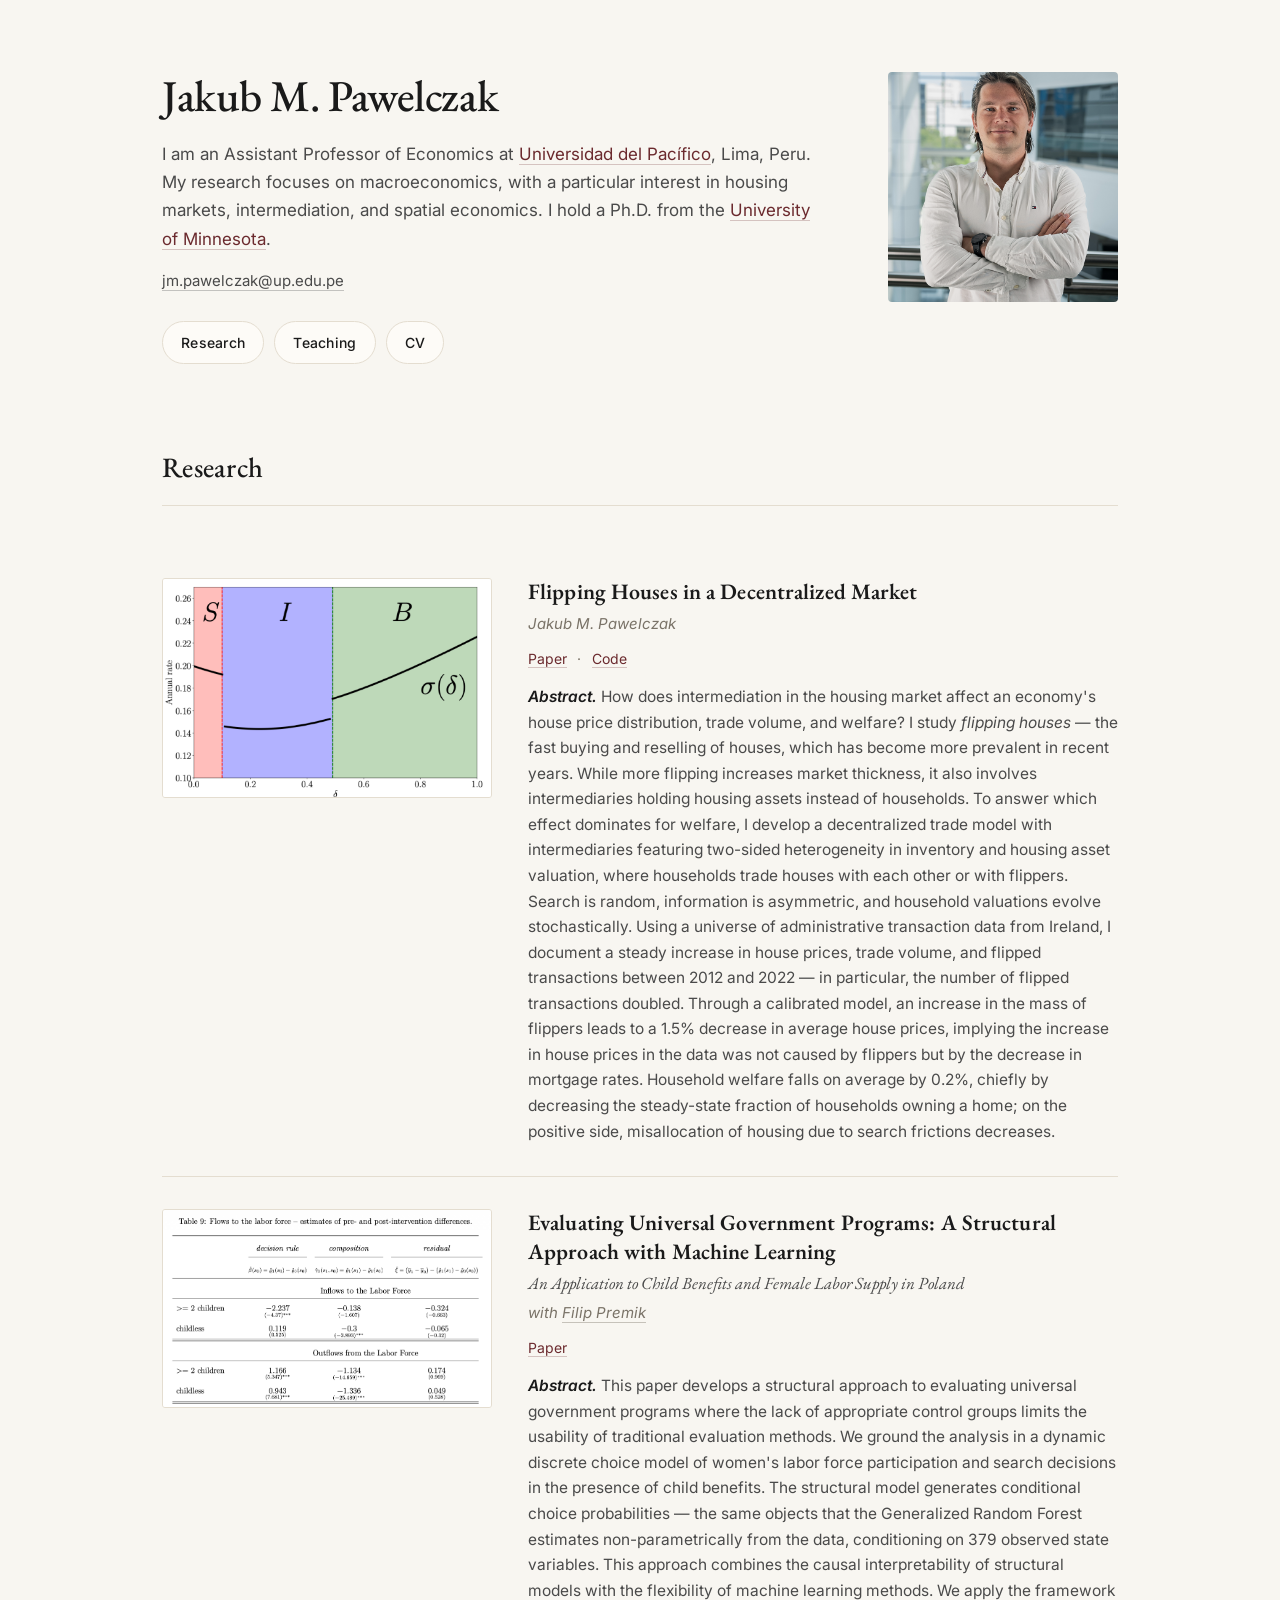
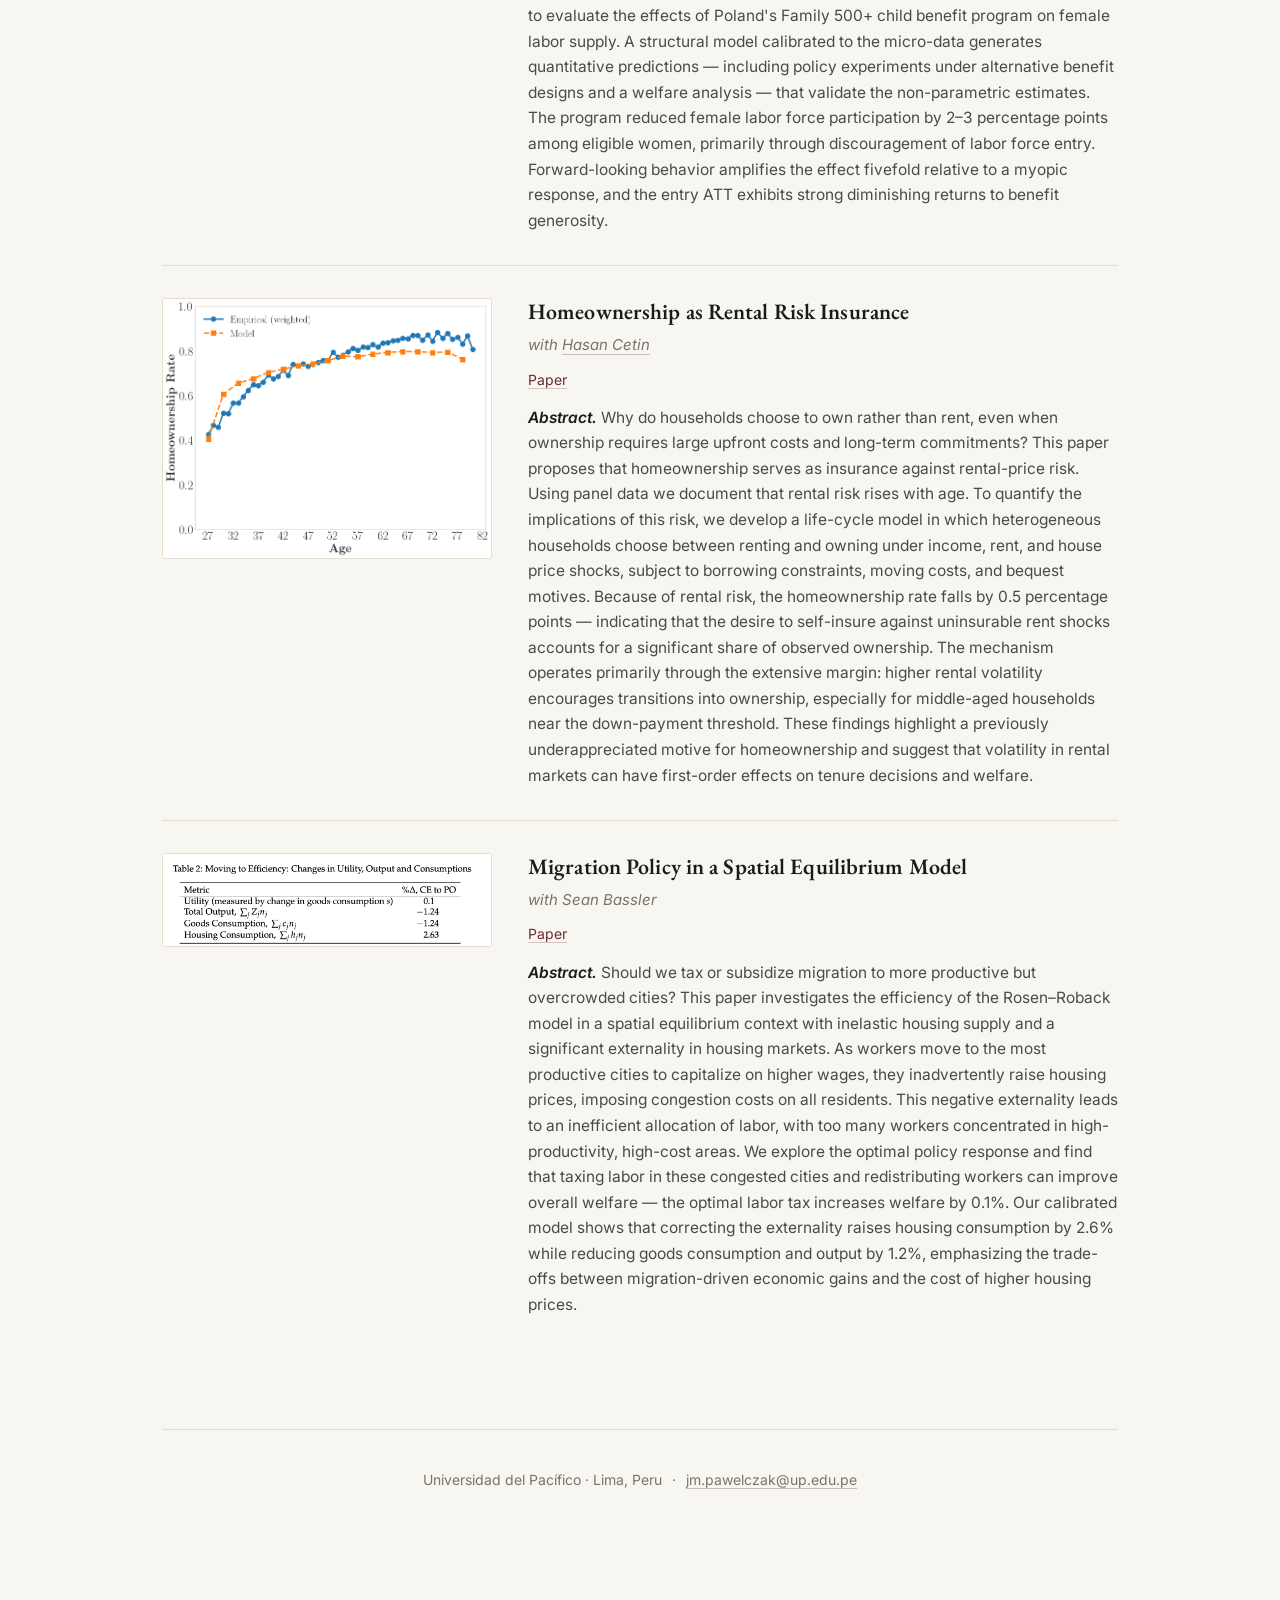
<file: index.html>
<!DOCTYPE html>
<html lang="en">
<head>
    <meta charset="UTF-8">
    <meta http-equiv="X-UA-Compatible" content="IE=edge">
    <meta name="viewport" content="width=device-width, initial-scale=1.0">
    <title>Jakub M. Pawelczak</title>

    <meta name="description" content="Jakub M. Pawelczak — Assistant Professor of Economics at Universidad del Pacífico. Research in macroeconomics, housing, intermediation, and spatial economics.">
    <meta property="og:title" content="Jakub M. Pawelczak">
    <meta property="og:description" content="Assistant Professor of Economics at Universidad del Pacífico. Research in macroeconomics, housing, intermediation, and spatial economics.">
    <meta property="og:image" content="assets/figures/me.JPG">
    <meta property="og:url" content="https://www.jakubpawelczak.com">
    <meta property="og:type" content="website">
    <meta name="twitter:card" content="summary_large_image">

    <link rel="preconnect" href="https://fonts.googleapis.com">
    <link rel="preconnect" href="https://fonts.gstatic.com" crossorigin>
    <link href="https://fonts.googleapis.com/css2?family=EB+Garamond:ital,wght@0,400;0,500;0,600;1,400&family=Inter:wght@400;500;600;700&display=swap" rel="stylesheet">

    <link rel="stylesheet" href="assets/css/style.css">
</head>
<body>

<main class="page">

    <!-- ======= HEADER: bio + photo + nav buttons ======= -->
    <header class="hero">
        <div class="hero-text">
            <h1 class="name">Jakub M. Pawelczak</h1>
            <p class="bio">
                I am an Assistant Professor of Economics at
                <a href="https://www.up.edu.pe/" target="_blank" rel="noopener">Universidad del Pacífico</a>,
                Lima, Peru.
                My research focuses on macroeconomics, with a particular interest in housing markets,
                intermediation, and spatial economics. I hold a Ph.D. from the
                <a href="https://cla.umn.edu/economics" target="_blank" rel="noopener">University of Minnesota</a>.
            </p>
            <p class="contact">
                <a href="mailto:jm.pawelczak@up.edu.pe">jm.pawelczak@up.edu.pe</a>
            </p>

            <nav class="nav">
                <a href="#research" class="nav-btn">Research</a>
                <a href="teaching/" class="nav-btn">Teaching</a>
                <a href="cv/04-2026.pdf" target="_blank" rel="noopener" class="nav-btn">CV</a>
            </nav>
        </div>

        <div class="hero-photo">
            <img src="assets/figures/me.JPG" alt="Portrait of Jakub M. Pawelczak">
        </div>
    </header>


    <!-- ======= RESEARCH ======= -->
    <section id="research" class="research">
        <h2 class="section-heading">Research</h2>

        <!-- Paper 1 -->
        <article class="paper">
            <div class="paper-thumb">
                <a href="papers/Flippers.pdf" target="_blank" rel="noopener">
                    <img src="assets/figures/papers/flippers.png" alt="Flipped transactions in Ireland, 2012–2021">
                </a>
            </div>
            <div class="paper-body">
                <h3 class="paper-title">
                    <a href="papers/Flippers.pdf" target="_blank" rel="noopener">
                        Flipping Houses in a Decentralized Market
                    </a>
                </h3>
                <p class="paper-authors">Jakub M. Pawelczak</p>
                <p class="paper-links">
                    <a href="papers/Flippers.pdf" target="_blank" rel="noopener">Paper</a>
                    <span class="sep">·</span>
                    <a href="https://github.com/qbapawelczak/FLIPPERS" target="_blank" rel="noopener">Code</a>
                </p>
                <p class="paper-abstract">
                    <span class="abs-label">Abstract.</span>
                    How does intermediation in the housing market affect an economy's house price distribution,
                    trade volume, and welfare? I study <em>flipping houses</em> — the fast buying and reselling of
                    houses, which has become more prevalent in recent years. While more flipping increases market
                    thickness, it also involves intermediaries holding housing assets instead of households. To
                    answer which effect dominates for welfare, I develop a decentralized trade model with
                    intermediaries featuring two-sided heterogeneity in inventory and housing asset valuation,
                    where households trade houses with each other or with flippers. Search is random, information
                    is asymmetric, and household valuations evolve stochastically. Using a universe of
                    administrative transaction data from Ireland, I document a steady increase in house prices,
                    trade volume, and flipped transactions between 2012 and 2022 — in particular, the number of
                    flipped transactions doubled. Through a calibrated model, an increase in the mass of flippers
                    leads to a 1.5% decrease in average house prices, implying the increase in house prices in the
                    data was not caused by flippers but by the decrease in mortgage rates. Household welfare falls
                    on average by 0.2%, chiefly by decreasing the steady-state fraction of households owning a
                    home; on the positive side, misallocation of housing due to search frictions decreases.
                </p>
            </div>
        </article>

        <!-- Paper 2 -->
        <article class="paper">
            <div class="paper-thumb">
                <a href="papers/Family500.pdf" target="_blank" rel="noopener">
                    <img src="assets/figures/papers/family500.png" alt="Figure for Evaluating Universal Government Programs">
                </a>
            </div>
            <div class="paper-body">
                <h3 class="paper-title">
                    <a href="papers/Family500.pdf" target="_blank" rel="noopener">
                        Evaluating Universal Government Programs: A Structural Approach with Machine Learning
                    </a>
                </h3>
                <p class="paper-subtitle">An Application to Child Benefits and Female Labor Supply in Poland</p>
                <p class="paper-authors">with <a href="https://www.filippremik.com/" target="_blank" rel="noopener">Filip Premik</a></p>
                <p class="paper-links">
                    <a href="papers/Family500.pdf" target="_blank" rel="noopener">Paper</a>
                </p>
                <p class="paper-abstract">
                    <span class="abs-label">Abstract.</span>
                    This paper develops a structural approach to evaluating universal government programs where
                    the lack of appropriate control groups limits the usability of traditional evaluation methods.
                    We ground the analysis in a dynamic discrete choice model of women's labor force participation
                    and search decisions in the presence of child benefits. The structural model generates
                    conditional choice probabilities — the same objects that the Generalized Random Forest
                    estimates non-parametrically from the data, conditioning on 379 observed state variables.
                    This approach combines the causal interpretability of structural models with the flexibility
                    of machine learning methods. We apply the framework to evaluate the effects of Poland's Family
                    500+ child benefit program on female labor supply. A structural model calibrated to the
                    micro-data generates quantitative predictions — including policy experiments under alternative
                    benefit designs and a welfare analysis — that validate the non-parametric estimates. The
                    program reduced female labor force participation by 2–3 percentage points among eligible
                    women, primarily through discouragement of labor force entry. Forward-looking behavior
                    amplifies the effect fivefold relative to a myopic response, and the entry ATT exhibits
                    strong diminishing returns to benefit generosity.
                </p>
            </div>
        </article>

        <!-- Paper 3 -->
        <article class="paper">
            <div class="paper-thumb">
                <a href="papers/Homeownership.pdf" target="_blank" rel="noopener">
                    <img src="assets/figures/papers/homeownership.png" alt="Figure for Homeownership as Rental Risk Insurance">
                </a>
            </div>
            <div class="paper-body">
                <h3 class="paper-title">
                    <a href="papers/Homeownership.pdf" target="_blank" rel="noopener">
                        Homeownership as Rental Risk Insurance
                    </a>
                </h3>
                <p class="paper-authors">with <a href="https://www.hasancetin.net/" target="_blank" rel="noopener">Hasan Cetin</a></p>
                <p class="paper-links">
                    <a href="papers/Homeownership.pdf" target="_blank" rel="noopener">Paper</a>
                </p>
                <p class="paper-abstract">
                    <span class="abs-label">Abstract.</span>
                    Why do households choose to own rather than rent, even when ownership requires large upfront
                    costs and long-term commitments? This paper proposes that homeownership serves as insurance
                    against rental-price risk. Using panel data we document that rental risk rises with age. To
                    quantify the implications of this risk, we develop a life-cycle model in which heterogeneous
                    households choose between renting and owning under income, rent, and house price shocks,
                    subject to borrowing constraints, moving costs, and bequest motives. Because of rental risk,
                    the homeownership rate falls by 0.5 percentage points — indicating that the desire to
                    self-insure against uninsurable rent shocks accounts for a significant share of observed
                    ownership. The mechanism operates primarily through the extensive margin: higher rental
                    volatility encourages transitions into ownership, especially for middle-aged households near
                    the down-payment threshold. These findings highlight a previously underappreciated motive for
                    homeownership and suggest that volatility in rental markets can have first-order effects on
                    tenure decisions and welfare.
                </p>
            </div>
        </article>

        <!-- Paper 4 -->
        <article class="paper">
            <div class="paper-thumb">
                <a href="papers/Migration.pdf" target="_blank" rel="noopener">
                    <img src="assets/figures/papers/migration.png" alt="Figure for Migration Policy in a Spatial Equilibrium Model">
                </a>
            </div>
            <div class="paper-body">
                <h3 class="paper-title">
                    <a href="papers/Migration.pdf" target="_blank" rel="noopener">
                        Migration Policy in a Spatial Equilibrium Model
                    </a>
                </h3>
                <p class="paper-authors">with Sean Bassler</p>
                <p class="paper-links">
                    <a href="papers/Migration.pdf" target="_blank" rel="noopener">Paper</a>
                </p>
                <p class="paper-abstract">
                    <span class="abs-label">Abstract.</span>
                    Should we tax or subsidize migration to more productive but overcrowded cities? This paper
                    investigates the efficiency of the Rosen–Roback model in a spatial equilibrium context with
                    inelastic housing supply and a significant externality in housing markets. As workers move to
                    the most productive cities to capitalize on higher wages, they inadvertently raise housing
                    prices, imposing congestion costs on all residents. This negative externality leads to an
                    inefficient allocation of labor, with too many workers concentrated in high-productivity,
                    high-cost areas. We explore the optimal policy response and find that taxing labor in these
                    congested cities and redistributing workers can improve overall welfare — the optimal labor
                    tax increases welfare by 0.1%. Our calibrated model shows that correcting the externality
                    raises housing consumption by 2.6% while reducing goods consumption and output by 1.2%,
                    emphasizing the trade-offs between migration-driven economic gains and the cost of higher
                    housing prices.
                </p>
            </div>
        </article>

    </section>


    <!-- ======= FOOTER ======= -->
    <footer class="footer">
        <p>
            Universidad del Pacífico · Lima, Peru
            <span class="sep">·</span>
            <a href="mailto:jm.pawelczak@up.edu.pe">jm.pawelczak@up.edu.pe</a>
        </p>
    </footer>

</main>

</body>
</html>
</file>
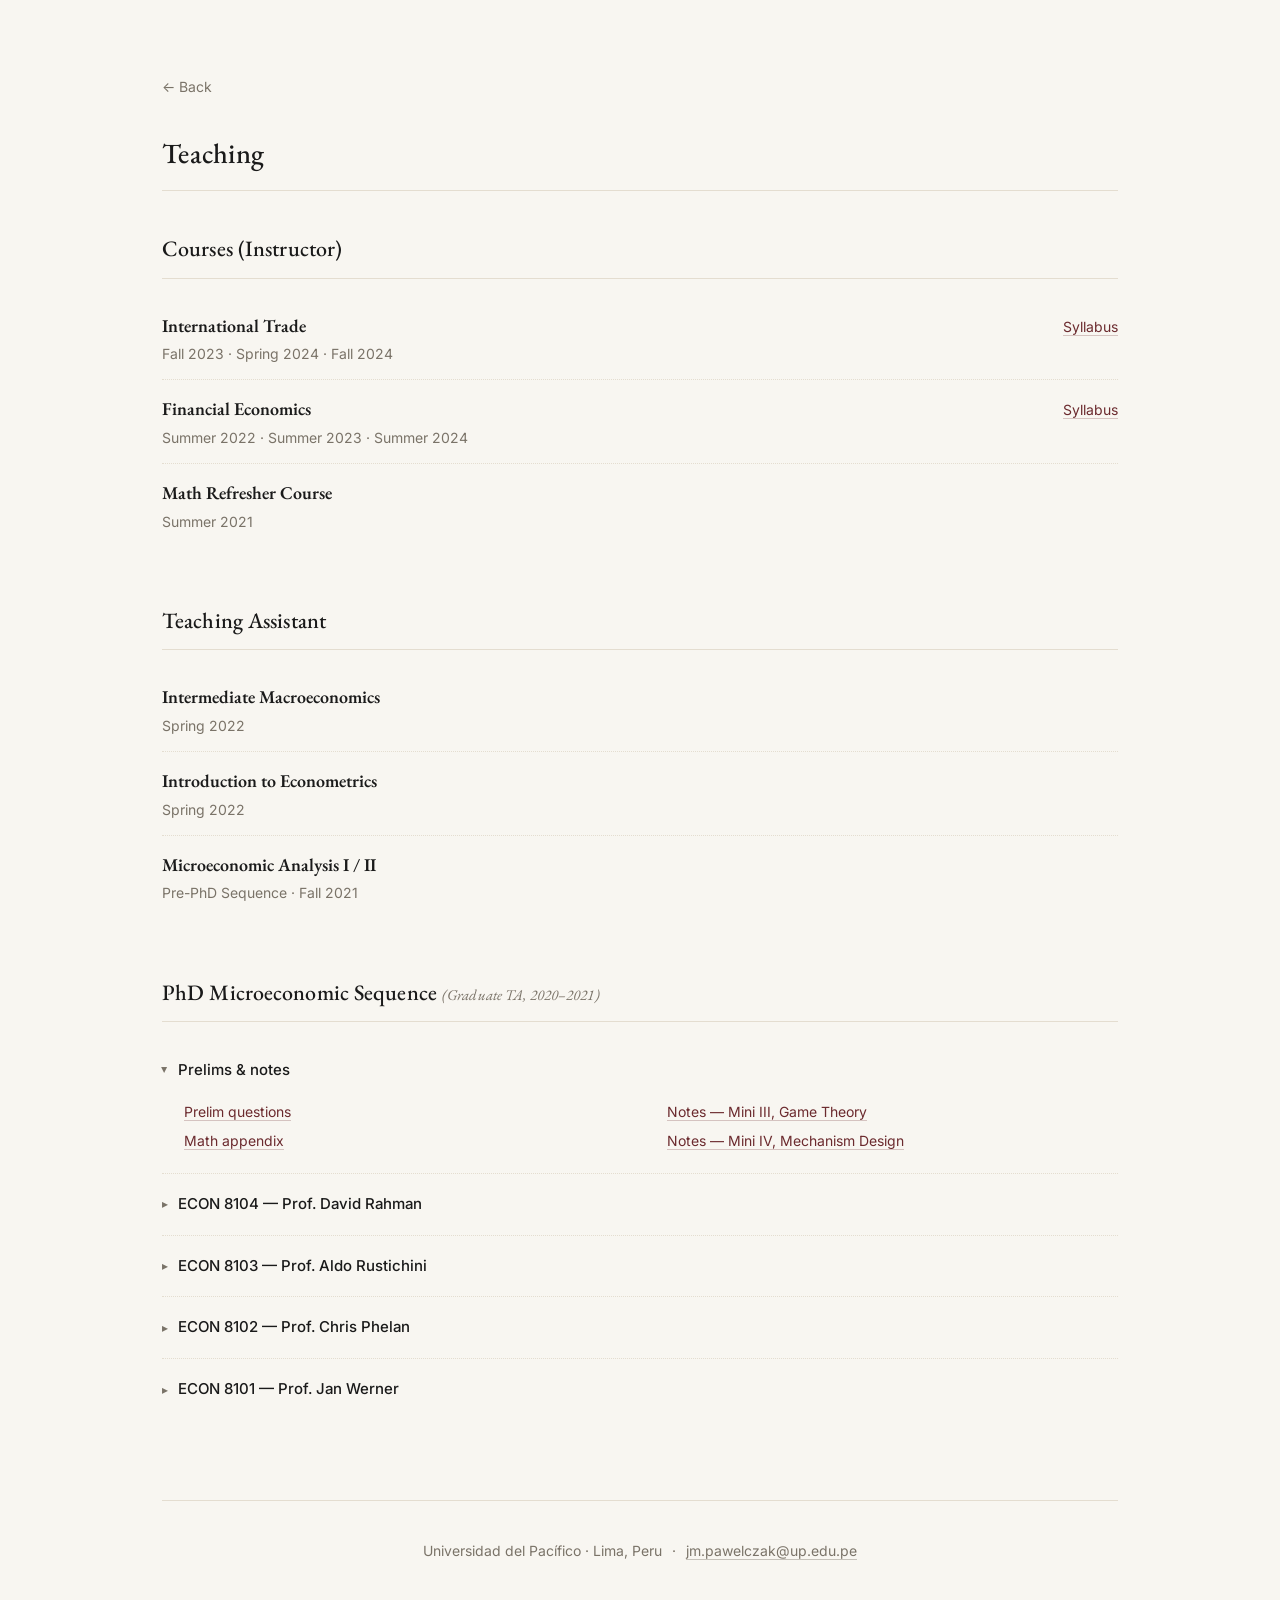
<file: teaching/index.html>
<!DOCTYPE html>
<html lang="en">
<head>
    <meta charset="UTF-8">
    <meta http-equiv="X-UA-Compatible" content="IE=edge">
    <meta name="viewport" content="width=device-width, initial-scale=1.0">
    <title>Teaching — Jakub M. Pawelczak</title>
    <meta name="description" content="Teaching by Jakub M. Pawelczak">

    <link rel="preconnect" href="https://fonts.googleapis.com">
    <link rel="preconnect" href="https://fonts.gstatic.com" crossorigin>
    <link href="https://fonts.googleapis.com/css2?family=EB+Garamond:ital,wght@0,400;0,500;0,600;1,400&family=Inter:wght@400;500;600;700&display=swap" rel="stylesheet">

    <link rel="stylesheet" href="../assets/css/style.css">
    <link rel="stylesheet" href="../assets/css/teaching.css">
</head>
<body>

<main class="page">

    <a href="../" class="back">← Back</a>

    <h1 class="section-heading">Teaching</h1>

    <!-- ========== Courses as Instructor ========== -->
    <section class="teach-group">
        <h2 class="teach-heading">Courses (Instructor)</h2>

        <div class="course">
            <div class="course-main">
                <h3 class="course-title">International Trade</h3>
                <p class="course-meta">Fall 2023 · Spring 2024 · Fall 2024</p>
            </div>
            <div class="course-links">
                <a href="InternationalTrade_syllabus.pdf" target="_blank" rel="noopener">Syllabus</a>
            </div>
        </div>

        <div class="course">
            <div class="course-main">
                <h3 class="course-title">Financial Economics</h3>
                <p class="course-meta">Summer 2022 · Summer 2023 · Summer 2024</p>
            </div>
            <div class="course-links">
                <a href="FinancialEconomics_syllabus.pdf" target="_blank" rel="noopener">Syllabus</a>
            </div>
        </div>

        <div class="course">
            <div class="course-main">
                <h3 class="course-title">Math Refresher Course</h3>
                <p class="course-meta">Summer 2021</p>
            </div>
        </div>
    </section>

    <!-- ========== TA roles ========== -->
    <section class="teach-group">
        <h2 class="teach-heading">Teaching Assistant</h2>

        <div class="course">
            <div class="course-main">
                <h3 class="course-title">Intermediate Macroeconomics</h3>
                <p class="course-meta">Spring 2022</p>
            </div>
        </div>

        <div class="course">
            <div class="course-main">
                <h3 class="course-title">Introduction to Econometrics</h3>
                <p class="course-meta">Spring 2022</p>
            </div>
        </div>

        <div class="course">
            <div class="course-main">
                <h3 class="course-title">Microeconomic Analysis I / II</h3>
                <p class="course-meta">Pre-PhD Sequence · Fall 2021</p>
            </div>
        </div>
    </section>

    <!-- ========== Graduate Micro Sequence ========== -->
    <section class="teach-group">
        <h2 class="teach-heading">PhD Microeconomic Sequence <span class="teach-sub">(Graduate TA, 2020–2021)</span></h2>

        <details class="micro" open>
            <summary>Prelims &amp; notes</summary>
            <ul class="micro-list">
                <li><a href="micro/microprelims.pdf" target="_blank" rel="noopener">Prelim questions</a></li>
                <li><a href="micro/mathappendix.pdf" target="_blank" rel="noopener">Math appendix</a></li>
                <li><a href="micro/ECON8103.pdf" target="_blank" rel="noopener">Notes — Mini III, Game Theory</a></li>
                <li><a href="micro/ECON8104.pdf" target="_blank" rel="noopener">Notes — Mini IV, Mechanism Design</a></li>
            </ul>
        </details>

        <details class="micro">
            <summary>ECON 8104 — Prof. David Rahman</summary>
            <ul class="micro-list">
                <li><a href="micro/R22.pdf" target="_blank" rel="noopener">Recitation 22 — Herding</a></li>
                <li><a href="micro/R23.pdf" target="_blank" rel="noopener">Recitation 23</a></li>
                <li><a href="micro/R24.pdf" target="_blank" rel="noopener">Recitation 24</a></li>
                <li><a href="micro/R25.pdf" target="_blank" rel="noopener">Recitation 25</a></li>
                <li><a href="micro/R26.pdf" target="_blank" rel="noopener">Recitation 26 — Mirrlees Taxation</a></li>
                <li><a href="micro/R27.pdf" target="_blank" rel="noopener">Recitation 27 — HW3 solution</a></li>
                <li><a href="micro/R28.pdf" target="_blank" rel="noopener">Recitation 28</a></li>
            </ul>
        </details>

        <details class="micro">
            <summary>ECON 8103 — Prof. Aldo Rustichini</summary>
            <ul class="micro-list">
                <li><a href="micro/R15.pdf" target="_blank" rel="noopener">Recitation 15</a></li>
                <li><a href="micro/R16.pdf" target="_blank" rel="noopener">Recitation 16</a></li>
                <li><a href="micro/R17.pdf" target="_blank" rel="noopener">Recitation 17</a></li>
                <li><a href="micro/R18.pdf" target="_blank" rel="noopener">Recitation 18 — Midterms</a></li>
                <li><a href="micro/R19.pdf" target="_blank" rel="noopener">Recitation 19</a></li>
                <li><a href="micro/R20.pdf" target="_blank" rel="noopener">Recitation 20</a></li>
                <li><a href="micro/R21.pdf" target="_blank" rel="noopener">Recitation 21 — Finals</a></li>
            </ul>
        </details>

        <details class="micro">
            <summary>ECON 8102 — Prof. Chris Phelan</summary>
            <ul class="micro-list">
                <li><a href="micro/R8.pdf" target="_blank" rel="noopener">Recitation 8</a></li>
                <li><a href="micro/R9.pdf" target="_blank" rel="noopener">Recitation 9</a></li>
                <li><a href="micro/R10.pdf" target="_blank" rel="noopener">Recitation 10</a></li>
                <li><a href="micro/R11.pdf" target="_blank" rel="noopener">Recitation 11 — Midterms</a></li>
                <li><a href="micro/R12.pdf" target="_blank" rel="noopener">Recitation 12</a></li>
                <li><a href="micro/R13.pdf" target="_blank" rel="noopener">Recitation 13</a></li>
                <li><a href="micro/R14.pdf" target="_blank" rel="noopener">Recitation 14 — Finals</a></li>
            </ul>
        </details>

        <details class="micro">
            <summary>ECON 8101 — Prof. Jan Werner</summary>
            <ul class="micro-list">
                <li><a href="micro/R1.pdf" target="_blank" rel="noopener">Recitation 1</a></li>
                <li><a href="micro/R2.pdf" target="_blank" rel="noopener">Recitation 2</a></li>
                <li><a href="micro/R3.pdf" target="_blank" rel="noopener">Recitation 3</a></li>
                <li><a href="micro/R3Afriat.pdf" target="_blank" rel="noopener">Afriat's theorem — proof</a></li>
                <li><a href="micro/R3Debreu.pdf" target="_blank" rel="noopener">Debreu's theorem — general proof</a></li>
                <li><a href="micro/R4.pdf" target="_blank" rel="noopener">Recitation 4</a></li>
                <li><a href="micro/R5.pdf" target="_blank" rel="noopener">Recitation 5 — old midterms</a></li>
                <li><a href="micro/R6.pdf" target="_blank" rel="noopener">Recitation 6</a></li>
                <li><a href="micro/R7.pdf" target="_blank" rel="noopener">Recitation 7</a></li>
            </ul>
        </details>
    </section>

    <footer class="footer">
        <p>
            Universidad del Pacífico · Lima, Peru
            <span class="sep">·</span>
            <a href="mailto:jm.pawelczak@up.edu.pe">jm.pawelczak@up.edu.pe</a>
        </p>
    </footer>

</main>

</body>
</html>
</file>
<file: assets/css/style.css>
/* ---------- tokens ---------- */
:root {
    --bg:          #f8f6f1;      /* warm off-white */
    --surface:     #fdfbf7;      /* slightly lighter card surface */
    --ink:         #1a1a1a;
    --ink-soft:    #4a4a4a;
    --muted:       #7a7368;
    --rule:        #e4ddd0;
    --accent:      #6b2a2e;      /* muted burgundy */
    --accent-hover:#8f3a3f;

    --serif:       "EB Garamond", "Iowan Old Style", "Apple Garamond", Georgia, serif;
    --sans:        "Inter", -apple-system, BlinkMacSystemFont, "Segoe UI", Helvetica, Arial, sans-serif;

    --maxw:        1020px;
}

/* ---------- reset ---------- */
*, *::before, *::after { box-sizing: border-box; }
html, body { margin: 0; padding: 0; }
img { max-width: 100%; height: auto; display: block; }

/* ---------- base ---------- */
body {
    background: var(--bg);
    color: var(--ink);
    font-family: var(--sans);
    font-size: 17px;
    line-height: 1.65;
    -webkit-font-smoothing: antialiased;
    -moz-osx-font-smoothing: grayscale;
}

a {
    color: var(--accent);
    text-decoration: none;
    border-bottom: 1px solid rgba(107, 42, 46, 0.25);
    transition: color 0.15s ease, border-color 0.15s ease;
}
a:hover {
    color: var(--accent-hover);
    border-bottom-color: var(--accent-hover);
}

.sep {
    color: var(--muted);
    margin: 0 0.45em;
    user-select: none;
}

/* ---------- layout ---------- */
.page {
    max-width: var(--maxw);
    margin: 0 auto;
    padding: 72px 32px 96px;
}

/* ---------- hero ---------- */
.hero {
    display: grid;
    grid-template-columns: 1fr 230px;
    gap: 56px;
    align-items: start;
    margin-bottom: 80px;
}

.hero-text .name {
    font-family: var(--serif);
    font-weight: 500;
    font-size: 44px;
    line-height: 1.1;
    margin: 0 0 20px 0;
    letter-spacing: -0.01em;
}

.bio {
    font-size: 17px;
    color: var(--ink-soft);
    margin: 0 0 16px 0;
    max-width: 60ch;
}

.contact {
    font-size: 15px;
    color: var(--muted);
    margin: 0 0 28px 0;
}
.contact a {
    color: var(--ink-soft);
    border-bottom-color: rgba(74, 74, 74, 0.3);
}
.contact a:hover {
    color: var(--accent);
    border-bottom-color: var(--accent);
}

.nav {
    display: flex;
    gap: 10px;
    flex-wrap: wrap;
}
.nav-btn {
    font-family: var(--sans);
    font-weight: 500;
    font-size: 14px;
    letter-spacing: 0.02em;
    padding: 9px 18px;
    border: 1px solid var(--rule);
    border-radius: 999px;
    background: var(--surface);
    color: var(--ink);
    transition: background 0.15s ease, border-color 0.15s ease, color 0.15s ease;
}
.nav-btn:hover {
    background: var(--ink);
    border-color: var(--ink);
    color: var(--bg);
}

.hero-photo {
    width: 230px;
}
.hero-photo img {
    width: 230px;
    height: 230px;
    object-fit: cover;
    border-radius: 4px;
    filter: grayscale(15%);
}

/* ---------- research ---------- */
.section-heading {
    font-family: var(--serif);
    font-weight: 500;
    font-size: 28px;
    margin: 0 0 40px 0;
    padding-bottom: 14px;
    border-bottom: 1px solid var(--rule);
    letter-spacing: 0.01em;
}

.paper {
    display: grid;
    grid-template-columns: 330px 1fr;
    gap: 36px;
    padding: 32px 0;
    border-bottom: 1px solid var(--rule);
}
.paper:last-child {
    border-bottom: none;
}

.paper-thumb img {
    width: 100%;
    border-radius: 3px;
    background: var(--surface);
    border: 1px solid var(--rule);
    transition: transform 0.2s ease, box-shadow 0.2s ease;
}
.paper-thumb a {
    display: block;
    border: none;
}
.paper-thumb a:hover img {
    transform: translateY(-2px);
    box-shadow: 0 6px 24px rgba(26, 26, 26, 0.08);
}

.paper-title {
    font-family: var(--serif);
    font-weight: 600;
    font-size: 22px;
    line-height: 1.3;
    margin: 0 0 6px 0;
    letter-spacing: 0.005em;
}
.paper-title a {
    color: var(--ink);
    border-bottom: none;
}
.paper-title a:hover {
    color: var(--accent);
}

.paper-subtitle {
    font-family: var(--serif);
    font-style: italic;
    font-weight: 400;
    font-size: 17px;
    color: var(--ink-soft);
    line-height: 1.35;
    margin: 0 0 6px 0;
}

.paper-authors {
    font-size: 15px;
    color: var(--muted);
    font-style: italic;
    margin: 0 0 10px 0;
}
.paper-authors a {
    color: var(--muted);
    border-bottom-color: rgba(122, 115, 104, 0.4);
    font-style: italic;
}
.paper-authors a:hover {
    color: var(--accent);
    border-bottom-color: var(--accent);
}

.paper-links {
    font-size: 14px;
    margin: 0 0 14px 0;
}

.paper-abstract {
    font-size: 15.5px;
    line-height: 1.65;
    color: var(--ink-soft);
    margin: 0;
}
.abs-label {
    font-weight: 600;
    color: var(--ink);
    font-style: italic;
}

/* ---------- footer ---------- */
.footer {
    margin-top: 80px;
    padding-top: 24px;
    border-top: 1px solid var(--rule);
    color: var(--muted);
    font-size: 14px;
    text-align: center;
}
.footer a {
    color: var(--muted);
    border-bottom-color: rgba(122, 115, 104, 0.4);
}
.footer a:hover {
    color: var(--accent);
    border-bottom-color: var(--accent);
}

/* ---------- responsive ---------- */
@media (max-width: 720px) {
    .page {
        padding: 48px 22px 72px;
    }
    .hero {
        grid-template-columns: 1fr;
        gap: 28px;
    }
    .hero-photo {
        width: 140px;
        order: -1;
    }
    .hero-photo img {
        width: 140px;
        height: 140px;
    }
    .hero-text .name {
        font-size: 34px;
    }
    .paper {
        grid-template-columns: 1fr;
        gap: 18px;
    }
    .paper-thumb {
        max-width: 420px;
    }
    .section-heading {
        font-size: 24px;
    }
}
</file>
<file: assets/css/teaching.css>
/* Teaching page specifics — inherits tokens from style.css */

.back {
    font-size: 14px;
    color: var(--muted);
    border-bottom: none;
    display: inline-block;
    margin-bottom: 32px;
}
.back:hover {
    color: var(--accent);
}

.teach-group {
    margin-bottom: 56px;
}

.teach-heading {
    font-family: var(--serif);
    font-weight: 500;
    font-size: 22px;
    margin: 0 0 18px 0;
    padding-bottom: 10px;
    border-bottom: 1px solid var(--rule);
    letter-spacing: 0.005em;
}
.teach-sub {
    color: var(--muted);
    font-size: 15px;
    font-style: italic;
    font-weight: 400;
}

.course {
    display: flex;
    justify-content: space-between;
    align-items: baseline;
    gap: 20px;
    padding: 14px 0;
    border-bottom: 1px dotted var(--rule);
}
.course:last-child {
    border-bottom: none;
}

.course-title {
    font-family: var(--serif);
    font-weight: 600;
    font-size: 18px;
    margin: 0 0 2px 0;
}

.course-meta {
    color: var(--muted);
    font-size: 14px;
    margin: 0;
}

.course-links {
    font-size: 14px;
    white-space: nowrap;
    flex-shrink: 0;
}

/* collapsible micro subsections */
.micro {
    border-bottom: 1px dotted var(--rule);
    padding: 10px 0;
}
.micro:last-child {
    border-bottom: none;
}
.micro > summary {
    cursor: pointer;
    font-family: var(--sans);
    font-weight: 500;
    font-size: 15px;
    color: var(--ink);
    padding: 8px 0;
    list-style: none;
    display: flex;
    align-items: center;
    gap: 10px;
}
.micro > summary::-webkit-details-marker { display: none; }
.micro > summary::before {
    content: "▸";
    color: var(--muted);
    font-size: 12px;
    transition: transform 0.15s ease;
    display: inline-block;
}
.micro[open] > summary::before {
    transform: rotate(90deg);
}
.micro > summary:hover {
    color: var(--accent);
}

.micro-list {
    list-style: none;
    padding: 6px 0 8px 22px;
    margin: 0;
    columns: 2;
    column-gap: 32px;
}
.micro-list li {
    font-size: 14px;
    padding: 3px 0;
    break-inside: avoid;
}

@media (max-width: 720px) {
    .course {
        flex-direction: column;
        gap: 6px;
    }
    .micro-list {
        columns: 1;
    }
}
</file>
